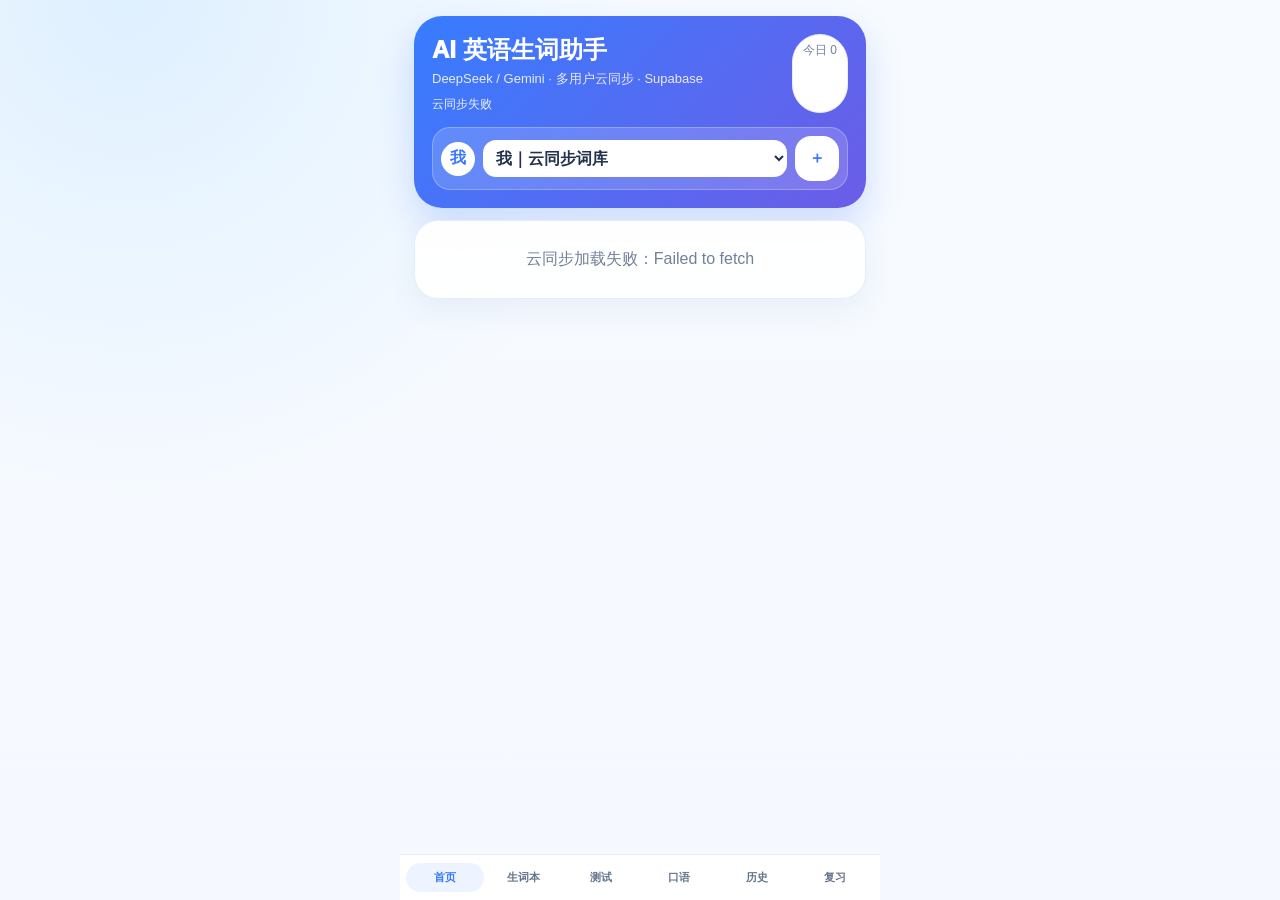
<file: index.html>
<!doctype html>
<html lang="zh-CN">
<head>
  <meta charset="utf-8">
  <meta name="viewport" content="width=device-width,initial-scale=1,viewport-fit=cover">
  <title>AI英语生词学习助手</title>
  <link rel="apple-touch-icon" sizes="180x180" href="apple-touch-icon.png?v=4">
  <link rel="icon" type="image/png" href="apple-touch-icon.png?v=4">
  <link rel="icon" type="image/svg+xml" href="favicon.svg?v=4">
  <meta name="apple-mobile-web-app-capable" content="yes">
  <meta name="apple-mobile-web-app-title" content="英语学习">
  <meta name="theme-color" content="#3977ff">
  <link rel="stylesheet" href="style.css?v=1">
</head>
<body>
  <main class="app">
    <div class="hero">
      <div class="top">
        <div>
          <div class="title">AI 英语生词助手</div>
          <div class="sub">DeepSeek / Gemini · 多用户云同步 · Supabase</div>
          <div class="sync" id="syncState">准备云同步...</div>
        </div>
        <div class="pill" id="due">今日 0</div>
      </div>
      <div class="userbox">
        <div class="avatar" id="avatar">我</div>
        <select id="userSelect" onchange="switchUser(this.value)"></select>
        <button class="ghost" onclick="addUser()" style="flex:0 0 auto;background:#fff">＋</button>
      </div>
    </div>
    <section id="home" class="page"></section>
    <section id="book" class="page hidden"></section>
    <section id="test" class="page hidden"></section>
    <section id="speak" class="page hidden"></section>
    <section id="history" class="page hidden"></section>
    <section id="review" class="page hidden"></section>
  </main>
  <nav class="tabs" id="tabs"></nav>
  <script src="app.js?v=1"></script>
</body>
</html>
</file>
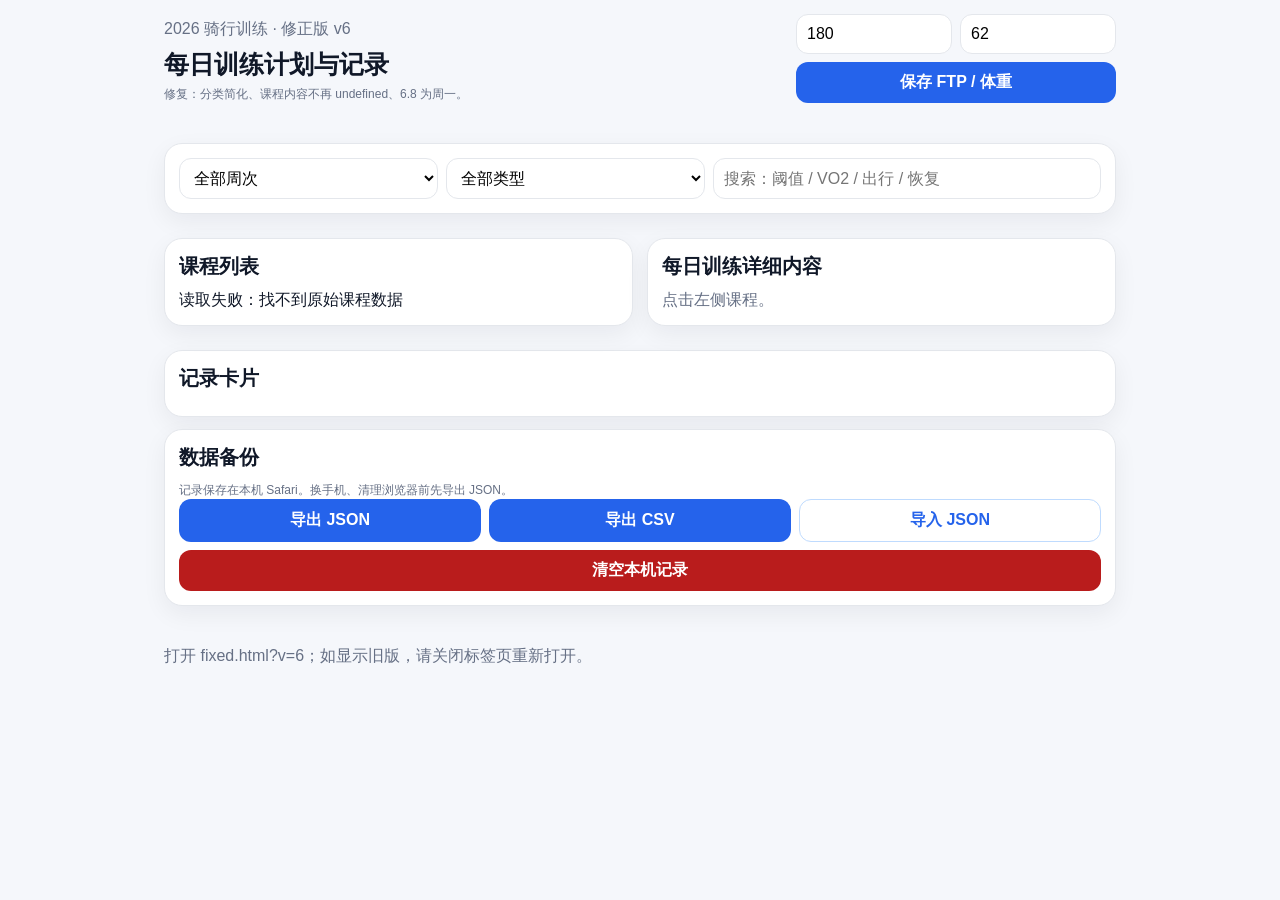
<file: fixed.html>
<!doctype html><html lang="zh-CN"><head><meta charset="utf-8"><meta name="viewport" content="width=device-width,initial-scale=1,viewport-fit=cover"><title>骑行训练修正版</title><style>:root{--bg:#f5f7fb;--card:#fff;--text:#101828;--muted:#667085;--line:#e4e7ec;--blue:#2563eb;--soft:#eff6ff}*{box-sizing:border-box}body{margin:0;background:var(--bg);color:var(--text);font-family:-apple-system,BlinkMacSystemFont,"PingFang SC","Microsoft YaHei",Arial,sans-serif}header,main,footer{max-width:980px;margin:auto;padding:14px}h1{font-size:25px;margin:8px 0 4px}h2{font-size:20px;margin:0 0 10px}.muted{color:var(--muted)}.card{background:var(--card);border:1px solid var(--line);border-radius:18px;box-shadow:0 8px 24px rgba(15,23,42,.06);padding:14px;margin:12px 0}.top{display:flex;justify-content:space-between;gap:12px;align-items:flex-end}.settings{display:grid;grid-template-columns:1fr 1fr;gap:8px;max-width:320px}input,select,textarea,button{font:inherit;font-size:16px;border:1px solid var(--line);border-radius:12px;padding:10px;background:#fff;width:100%}button{background:var(--blue);color:#fff;border:0;font-weight:700}.ghost{background:#fff;color:var(--blue);border:1px solid #bfdbfe}.danger{background:#b91c1c}.filters{display:grid;grid-template-columns:1fr 1fr 1.5fr;gap:8px}.layout{display:grid;grid-template-columns:1fr 1fr;gap:14px}.list{display:grid;gap:10px}.item{background:#fff;border:1px solid var(--line);border-radius:16px;padding:12px}.item.active{outline:3px solid #bfdbfe}.date{font-size:17px;font-weight:800}.line{font-weight:700;margin-top:6px;white-space:pre-wrap}.small{font-size:12px;color:var(--muted);line-height:1.5}.pill{display:inline-block;background:var(--soft);color:#1d4ed8;border-radius:999px;padding:3px 8px;font-size:12px;margin:3px 4px 3px 0}.done{background:#ecfdf3;color:#067647}.detail-section{border:1px solid var(--line);border-radius:14px;padding:12px;margin:10px 0;background:#fafafa}.step{display:grid;grid-template-columns:60px 1fr;gap:8px;margin:8px 0}.step b{color:#475467}.text{white-space:pre-wrap;line-height:1.55}.loggrid{display:grid;grid-template-columns:1fr 1fr;gap:8px}.quick{display:grid;grid-template-columns:repeat(4,1fr);gap:8px;margin:8px 0}.analysis{background:#f8fafc;border:1px solid var(--line);border-radius:14px;padding:10px;margin:10px 0;line-height:1.55}.records{display:grid;gap:10px}.record{border:1px solid var(--line);border-radius:14px;padding:12px;background:#fff}.tools{display:grid;grid-template-columns:1fr 1fr 1fr;gap:8px}.hide{display:none}@media(max-width:760px){header,main,footer{padding:12px}.top{display:block}.settings{max-width:none;margin-top:10px}.filters{grid-template-columns:1fr 1fr}.filters input{grid-column:1/3}.layout{grid-template-columns:1fr}.loggrid{grid-template-columns:1fr 1fr}.tools{grid-template-columns:1fr}.quick button{padding:9px 4px}}</style></head><body><header><div class="top"><div><div class="muted">2026 骑行训练 · 修正版 v6</div><h1>每日训练计划与记录</h1><div class="small">修复：分类简化、课程内容不再 undefined、6.8 为周一。</div></div><div class="settings"><input id="ftp" type="number" inputmode="numeric" placeholder="FTP" value="180"><input id="kg" type="number" inputmode="decimal" step="0.1" placeholder="体重" value="62"><button style="grid-column:1/3" onclick="saveSettings()">保存 FTP / 体重</button></div></div></header><main><section class="card"><div class="filters"><select id="weekSel" onchange="renderList()"><option value="all">全部周次</option></select><select id="typeSel" onchange="renderList()"><option value="all">全部类型</option><option>休息/出行</option><option>健身</option><option>阈值/甜点</option><option>VO2/混合</option><option>长有氧</option><option>其他</option></select><input id="search" oninput="renderList()" placeholder="搜索：阈值 / VO2 / 出行 / 恢复"></div></section><section class="layout"><div class="card"><h2>课程列表</h2><div id="list" class="list">读取中...</div></div><div class="card"><h2>每日训练详细内容</h2><div id="detail" class="muted">点击左侧课程。</div></div></section><section class="card"><h2>记录卡片</h2><div id="records" class="records"></div></section><section class="card"><h2>数据备份</h2><div class="small">记录保存在本机 Safari。换手机、清理浏览器前先导出 JSON。</div><div class="tools"><button onclick="exportJSON()">导出 JSON</button><button onclick="exportCSV()">导出 CSV</button><button class="ghost" onclick="importFile.click()">导入 JSON</button></div><input id="importFile" class="hide" type="file" accept="application/json" onchange="importJSON(event)"><button class="danger" style="margin-top:8px" onclick="clearLogs()">清空本机记录</button></section></main><footer class="muted">打开 fixed.html?v=6；如显示旧版，请关闭标签页重新打开。</footer><script>let settings=JSON.parse(localStorage.ct_settings||'{"ftp":180,"kg":62}'),logs=JSON.parse(localStorage.ct_logs||'{}'),plan=[],selected=null;ftp.value=settings.ftp;kg.value=settings.kg;const WDS={'周一':0,'周二':1,'周三':2,'周四':3,'周五':4,'周六':5,'周日':6};function cat(t){t=t||'';if(/休息|出行|无法/.test(t))return'休息/出行';if(/健身/.test(t))return'健身';if(/VO2|高强|变速|混合|密度/.test(t))return'VO2/混合';if(/长有氧|耐力|恢复耐力|减量长有氧/.test(t))return'长有氧';if(/阈值|甜点|稳态|开腿|测试|基准/.test(t))return'阈值/甜点';return'其他'}function esc(s){return String(s??'').replace(/[&<>]/g,m=>({'&':'&amp;','<':'&lt;','>':'&gt;'}[m]))}function weekNum(s){return +(String(s||'').replace(/[^0-9]/g,'')||0)}function rowStart(x){return /^\s*(快速恢复期|Build\s*\d+|夏季|秋季|年末|20\d{2}-\d{2}-\d{2})\t/.test(x)}function rebuildRows(raw){let lines=raw.replace(/\r/g,'').split('\n'),rows=[],cur='';for(const line of lines){if(rowStart(line)){if(cur)rows.push(cur);cur=line}else if(cur){cur+='\n'+line}}if(cur)rows.push(cur);return rows}function parseRaw(raw){let rows=rebuildRows(raw),out=[],base=new Date(Date.UTC(2026,3,20));for(const r of rows){let a=r.split('\t');if(a.length<8)continue;let phase=a[0],week=weekNum(a[1]),weekday=a[2],type=a[3];if(!week||!WDS.hasOwnProperty(weekday))continue;let date=new Date(base.getTime()+((week-1)*7+WDS[weekday])*86400000).toISOString().slice(0,10);let key=week+'-'+weekday;if(out.some(x=>x.key===key))continue;out.push({key,id:'w'+week+weekday,date,week,weekday,phase,type,cat:cat(type),warm:a[4]||'-',main:a[5]||'-',cool:a[6]||'-',duration:a[7]||'-',note:a[8]||'',ftp:a[9]||''})}return out}function genFuture(){const base=new Date(Date.UTC(2026,3,20));let arr=[];['周一','周二','周三','周四','周五','周六','周日'].forEach(()=>{});for(let w=14;w<=37;w++){for(const wd of Object.keys(WDS)){let i=WDS[wd],date=new Date(base.getTime()+((w-1)*7+i)*86400000).toISOString().slice(0,10),phase=w<=21?'Build 3 / 200W专项':w<=29?'夏季维持':w<=35?'秋季再提升':'年末恢复';let type='休息',warm='-',main='-',cool='-',duration='-',note='固定恢复';if(wd==='周三'){type='健身';warm='动态热身 8-10m';main='维持型力量：深蹲/分腿蹲/臀桥/核心，2-3组，不力竭';cool='拉伸放松';duration='约40-50m';note='不影响周四'}else if(wd==='周二'){type='阈值/甜点';warm='15m ramp 45-80%';main=w%4===1?'3x\n• 8m 90-92%\n• 5m 50%':'4x\n• 10m 92-96%\n• 5m 50%';cool='10m ramp 50-30%';duration='约60-80m';note='周二关键课'}else if(wd==='周四'){type='稳态甜点';warm='12m ramp 45-75%';main=w%4===1?'60m 65-72%':'2-3x\n• 25m 88-90%\n• 6m 40-50%';cool='8-10m easy';duration='约75-110m';note='稳定心率'}else if(wd==='周六'){type='VO2 / 混合';warm='12-15m ramp 45-85%';main=w%4===1?'45-60m Z2 60-70%':'5x\n• 3m 108-112%\n• 3m 55-60%';cool='10m easy';duration='约60-75m';note='状态差可降为Z2'}else if(wd==='周日'){type='长有氧';warm='10-15m 45-70%';main=w%4===1?'75-90m 65-72%':'120-180m 70-73%';cool='10m 60-30%';duration='约95-200m';note='长Z2，关注补给和心率解耦'}arr.push({key:w+'-'+wd,id:'g'+w+wd,date,week:w,weekday:wd,phase,type,cat:cat(type),warm,main,cool,duration,note,ftp:''})}}return arr}async function init(){try{let html=await fetch('index.html?rawsrc='+Date.now()).then(r=>r.text());let m=html.match(/const RAW=`([\s\S]*?)`;\nconst DOW/);if(!m)throw Error('找不到原始课程数据');plan=parseRaw(m[1]).concat(genFuture());for(let i=1;i<=37;i++)weekSel.innerHTML+=`<option value="${i}">第${i}周</option>`;weekSel.value='8';renderList();let s=plan.find(x=>x.date==='2026-06-08');if(s)select(s.id)}catch(e){list.textContent='读取失败：'+e.message}}function pctToWatts(text){let f=+settings.ftp||180;return String(text??'-').replace(/(\d+)(?:-(\d+))?%/g,(m,a,b)=>b?`${m}（${Math.round(f*a/100)}-${Math.round(f*b/100)}W）`:`${m}（${Math.round(f*a/100)}W）`)}function renderList(){let w=weekSel.value,t=typeSel.value,q=search.value.trim();list.innerHTML='';plan.filter(s=>(w==='all'||s.week==w)&&(t==='all'||s.cat===t)&&(!q||JSON.stringify(s).includes(q))).forEach(s=>{let l=logs[s.id],d=document.createElement('div');d.className='item'+(selected&&selected.id===s.id?' active':'');d.onclick=()=>select(s.id);let first=(s.main&&s.main!=='-'?s.main:s.note||'').split('\n').slice(0,2).join('\n');d.innerHTML=`<div class="date">${s.date} ${s.weekday}</div><span class="pill">第${s.week}周</span><span class="pill">${esc(s.cat)}</span><span class="pill">${esc(s.type)}</span>${l?'<span class="pill done">已记录</span>':''}<div class="line">${esc(first||'-')}</div><div class="small">${esc(s.phase)}｜${esc(s.duration)}</div>`;list.appendChild(d)});renderRecords()}function block(a,b){return `<div class="step"><b>${a}</b><div class="text">${esc(pctToWatts(b||'-'))}</div></div>`}function select(id){selected=plan.find(x=>x.id===id);let l=logs[id]||{};detail.innerHTML=`<div class="date">${selected.date} ${selected.weekday}</div><span class="pill">第${selected.week}周</span><span class="pill">${esc(selected.phase)}</span><span class="pill">${esc(selected.type)}</span>${selected.ftp?`<span class="pill">建议FTP ${selected.ftp}W</span>`:''}<div class="detail-section">${block('热身',selected.warm)}${block('主课',selected.main)}${block('放松',selected.cool)}${block('备注',selected.note)}<div class="small">预计时长：${esc(selected.duration)}</div></div><form onsubmit="saveLog(event)"><div class="quick"><button type="button" class="ghost" onclick="setComp(60)">60%</button><button type="button" class="ghost" onclick="setComp(80)">80%</button><button type="button" class="ghost" onclick="setComp(100)">100%</button><button type="button" class="ghost" onclick="setComp(110)">超额</button></div><div class="loggrid"><input name="ap" placeholder="AP 平均功率" inputmode="numeric" value="${l.ap||''}"><input name="np" placeholder="NP 标准化功率" inputmode="numeric" value="${l.np||''}"><input name="hr" placeholder="平均心率" inputmode="numeric" value="${l.hr||''}"><input name="maxhr" placeholder="最高心率" inputmode="numeric" value="${l.maxhr||''}"><input name="min" placeholder="时长 分钟" inputmode="decimal" value="${l.min||''}"><input name="dist" placeholder="距离 km" inputmode="decimal" value="${l.dist||''}"><input name="rpe" placeholder="RPE 1-10" inputmode="decimal" value="${l.rpe||''}"><input name="comp" placeholder="完成度 %" inputmode="numeric" value="${l.comp||''}"></div><textarea name="note" rows="3" placeholder="腿感、心率、睡眠、补给、天气">${l.note||''}</textarea><div id="ana" class="analysis">填写 NP/AP/时长后自动分析。</div><button>保存记录卡片</button></form>`;detail.querySelector('form').oninput=calc;calc();renderList()}function setComp(v){detail.querySelector('[name=comp]').value=v;calc()}function calc(){let f=detail.querySelector('form');if(!f)return;let np=+f.np.value,ap=+f.ap.value,min=+f.min.value,rpe=+f.rpe.value,comp=+f.comp.value,ftpv=+settings.ftp||180;let txt=[];if(np)txt.push('IF '+(np/ftpv).toFixed(2));if(np&&min)txt.push('TSS≈'+Math.round(min*Math.pow(np/ftpv,2)*100/60));if(ap&&min)txt.push('kJ≈'+Math.round(ap*min*60/1000));if(np&&ap)txt.push('VI '+(np/ap).toFixed(2));let adv=comp>=90&&rpe&&rpe<=7?'完成质量好，可继续按计划。':((comp&&comp<75)||rpe>=8?'压力偏高，下一课建议降级或缩短。':'记录后结合体感判断下一课。');ana.textContent=(txt.length?txt.join('｜')+'。':'')+adv}function saveLog(e){e.preventDefault();let f=e.target;logs[selected.id]={date:selected.date,week:selected.week,weekday:selected.weekday,type:selected.type,ap:f.ap.value,np:f.np.value,hr:f.hr.value,maxhr:f.maxhr.value,min:f.min.value,dist:f.dist.value,rpe:f.rpe.value,comp:f.comp.value,note:f.note.value,ts:new Date().toISOString()};localStorage.ct_logs=JSON.stringify(logs);renderList();select(selected.id)}function renderRecords(){let arr=Object.entries(logs).reverse();records.innerHTML=arr.length?'':'暂无训练记录';arr.forEach(([id,l])=>{let d=document.createElement('div');d.className='record';d.innerHTML=`<b>${l.date} ${l.weekday}｜第${l.week}周｜${esc(l.type)}</b><div>AP ${l.ap||'-'}W / NP ${l.np||'-'}W / HR ${l.hr||'-'} / RPE ${l.rpe||'-'} / 完成度 ${l.comp||'-'}%</div><div class="small">${esc(l.note||'')}</div>`;records.appendChild(d)})}function saveSettings(){settings={ftp:+ftp.value||180,kg:+kg.value||62};localStorage.ct_settings=JSON.stringify(settings);renderList();if(selected)select(selected.id)}function exportJSON(){download('cycling-training-backup.json',JSON.stringify({settings,logs},null,2),'application/json')}function exportCSV(){let rows=['date,weekday,week,type,ap,np,hr,maxhr,min,dist,rpe,completion,note'].concat(Object.values(logs).map(l=>[l.date,l.weekday,l.week,l.type,l.ap,l.np,l.hr,l.maxhr,l.min,l.dist,l.rpe,l.comp,'"'+String(l.note||'').replaceAll('"','""')+'"'].join(',')));download('cycling-training-records.csv',rows.join('\n'),'text/csv')}function download(n,t,type){let a=document.createElement('a');a.href=URL.createObjectURL(new Blob([t],{type}));a.download=n;a.click()}function importJSON(e){let file=e.target.files[0];if(!file)return;let r=new FileReader();r.onload=()=>{try{let data=JSON.parse(r.result);if(data.settings)settings=data.settings;if(data.logs)logs=data.logs;localStorage.ct_settings=JSON.stringify(settings);localStorage.ct_logs=JSON.stringify(logs);location.reload()}catch(err){alert('导入失败')}};r.readAsText(file)}function clearLogs(){if(confirm('确认清空本机记录？')){logs={};localStorage.ct_logs='{}';renderList()}}init();</script></body></html>
</file>
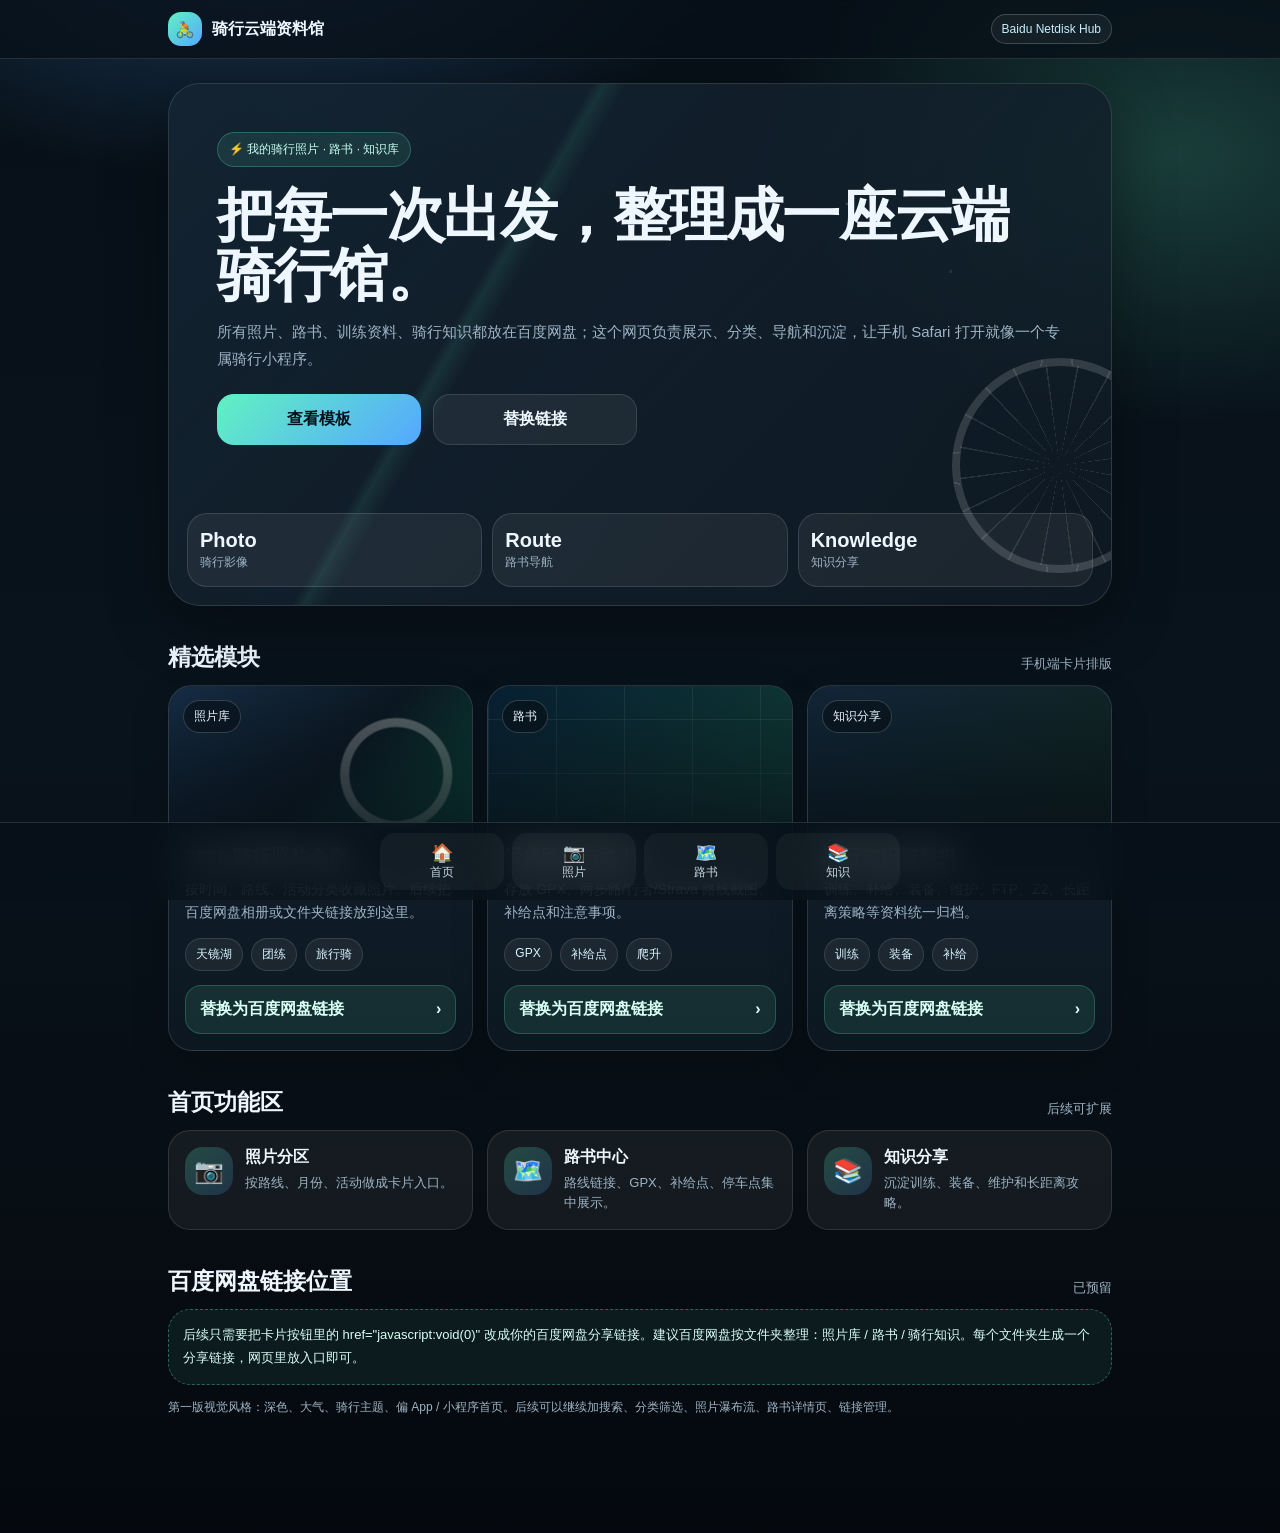
<file: photo-cycling-hub.html>
<!doctype html>
<html lang="zh-CN">
<head>
<meta charset="utf-8">
<meta name="viewport" content="width=device-width,initial-scale=1,viewport-fit=cover">
<title>骑行云端资料馆</title>
<style>
:root{--bg:#071018;--card:#101b25;--text:#eef7ff;--muted:#9eb3c4;--line:rgba(255,255,255,.12);--a:#61f2c2;--b:#55a7ff;--gold:#ffd166;--r:24px}*{box-sizing:border-box}html{scroll-behavior:smooth}body{margin:0;font-family:-apple-system,BlinkMacSystemFont,"Segoe UI","PingFang SC",sans-serif;background:radial-gradient(900px 520px at 20% -8%,rgba(85,167,255,.32),transparent 58%),radial-gradient(820px 520px at 92% 10%,rgba(97,242,194,.2),transparent 52%),linear-gradient(180deg,#071018,#09131c 48%,#05090e);color:var(--text);padding-bottom:86px}.wrap{max-width:980px;margin:auto;padding:0 18px}a{color:inherit;text-decoration:none}.top{position:sticky;top:0;z-index:5;background:rgba(7,16,24,.74);backdrop-filter:blur(18px);border-bottom:1px solid var(--line)}.nav{height:58px;display:flex;align-items:center;justify-content:space-between}.brand{display:flex;gap:10px;align-items:center;font-weight:900}.logo{width:34px;height:34px;border-radius:13px;background:linear-gradient(135deg,var(--a),var(--b));display:grid;place-items:center;color:#031018}.pill{font-size:12px;color:#c7eeff;border:1px solid rgba(199,238,255,.22);padding:7px 10px;border-radius:999px;background:rgba(255,255,255,.05)}.hero{padding:24px 0 18px}.heroCard{position:relative;overflow:hidden;border:1px solid var(--line);border-radius:32px;min-height:430px;background:linear-gradient(135deg,rgba(20,36,50,.95),rgba(16,27,37,.72));box-shadow:0 18px 60px rgba(0,0,0,.35)}.heroCard:before{content:"";position:absolute;inset:0;opacity:.5;background:linear-gradient(120deg,transparent 0 34%,rgba(97,242,194,.18) 35%,transparent 37%),radial-gradient(circle at 72% 23%,rgba(255,255,255,.34) 0 1px,transparent 2px),radial-gradient(circle at 83% 36%,rgba(255,255,255,.2) 0 1px,transparent 2px)}.wheel{position:absolute;width:215px;height:215px;border:8px solid rgba(255,255,255,.15);border-radius:50%;right:-56px;bottom:32px;background:repeating-conic-gradient(from 10deg,rgba(255,255,255,.1) 0 1deg,transparent 1deg 18deg)}.heroText{position:relative;padding:34px 24px 22px}.kicker{display:inline-flex;color:#c7fff0;background:rgba(97,242,194,.1);border:1px solid rgba(97,242,194,.25);font-size:12px;padding:8px 11px;border-radius:99px}.hero h1{font-size:42px;line-height:1.04;margin:18px 0 12px;letter-spacing:-1.5px}.hero p{color:var(--muted);font-size:15px;line-height:1.8;margin:0}.actions{display:grid;grid-template-columns:1fr 1fr;gap:12px;margin-top:22px}.btn{display:flex;justify-content:center;align-items:center;border-radius:17px;padding:14px 12px;font-weight:900;border:1px solid var(--line);background:rgba(255,255,255,.06)}.primary{background:linear-gradient(135deg,var(--a),var(--b));color:#031018;border:0}.stats{position:relative;display:grid;grid-template-columns:repeat(3,1fr);gap:10px;margin:20px 18px 18px}.stat{padding:15px 12px;border-radius:20px;background:rgba(255,255,255,.06);border:1px solid var(--line)}.stat b{font-size:20px;display:block}.stat span{color:var(--muted);font-size:12px}.section{padding:18px 0}.title{display:flex;justify-content:space-between;align-items:end;margin-bottom:12px}.title h2{margin:0;font-size:23px}.title small{color:var(--muted)}.grid{display:grid;grid-template-columns:1fr;gap:14px}.card{border:1px solid var(--line);background:linear-gradient(180deg,rgba(20,36,50,.92),rgba(13,24,34,.92));border-radius:var(--r);overflow:hidden;box-shadow:0 14px 38px rgba(0,0,0,.18)}.cover{height:142px;position:relative;background:linear-gradient(135deg,rgba(85,167,255,.35),rgba(97,242,194,.16)),linear-gradient(45deg,#162635,#0c1822)}.cover.photo{background:linear-gradient(rgba(7,16,24,.1),rgba(7,16,24,.72)),radial-gradient(circle at 75% 62%,transparent 0 46px,rgba(255,255,255,.35) 48px 55px,transparent 57px),linear-gradient(135deg,#17304a,#0c1822 55%,#0a513f)}.cover.route{background:linear-gradient(rgba(7,16,24,.05),rgba(7,16,24,.74)),repeating-linear-gradient(0deg,rgba(255,255,255,.08) 0 1px,transparent 1px 54px),repeating-linear-gradient(90deg,rgba(255,255,255,.08) 0 1px,transparent 1px 68px),linear-gradient(135deg,#072034,#114035)}.cover.know{background:linear-gradient(rgba(7,16,24,.05),rgba(7,16,24,.78)),linear-gradient(135deg,#12263a,#10251f)}.tag{position:absolute;left:14px;top:14px;font-size:12px;padding:7px 10px;border-radius:99px;background:rgba(7,16,24,.62);border:1px solid rgba(255,255,255,.18);backdrop-filter:blur(10px)}.body{padding:16px}.body h3{margin:0 0 8px;font-size:19px}.body p{margin:0;color:var(--muted);font-size:14px;line-height:1.65}.meta{display:flex;gap:8px;flex-wrap:wrap;margin-top:14px}.chip{font-size:12px;color:#d9f4ff;background:rgba(255,255,255,.06);border:1px solid var(--line);border-radius:99px;padding:7px 10px}.linkBtn{margin-top:14px;display:flex;justify-content:space-between;align-items:center;padding:13px 14px;border-radius:16px;background:rgba(97,242,194,.10);border:1px solid rgba(97,242,194,.22);color:#d9fff5;font-weight:900}.feature{display:grid;grid-template-columns:48px 1fr;gap:12px;padding:16px;border-radius:22px;background:rgba(255,255,255,.055);border:1px solid var(--line);margin-bottom:12px}.icon{width:48px;height:48px;border-radius:18px;display:grid;place-items:center;background:linear-gradient(135deg,rgba(97,242,194,.22),rgba(85,167,255,.18));font-size:24px}.feature h3{margin:0 0 5px;font-size:16px}.feature p{margin:0;color:var(--muted);font-size:13px;line-height:1.55}.edit{border:1px dashed rgba(97,242,194,.35);background:rgba(97,242,194,.07);border-radius:22px;padding:14px;color:#d9fff5;font-size:13px;line-height:1.75}.note{color:var(--muted);font-size:12px;line-height:1.7}.bottom{position:fixed;left:0;right:0;bottom:0;z-index:10;padding:10px 14px calc(10px + env(safe-area-inset-bottom));background:rgba(7,16,24,.75);backdrop-filter:blur(18px);border-top:1px solid var(--line)}.tabs{max-width:520px;margin:auto;display:grid;grid-template-columns:repeat(4,1fr);gap:8px}.tabs a{text-align:center;color:#c6d7e4;font-size:12px;padding:9px 4px;border-radius:15px;background:rgba(255,255,255,.04)}.tabs b{display:block;font-size:18px}@media(min-width:760px){.grid{grid-template-columns:repeat(3,1fr)}.features{display:grid;grid-template-columns:repeat(3,1fr);gap:14px}.feature{margin:0}.hero h1{font-size:58px}.heroText{padding:48px}.actions{max-width:420px}}@media(max-width:380px){.hero h1{font-size:36px}.actions{grid-template-columns:1fr}.stats{grid-template-columns:1fr 1fr}.stat:last-child{grid-column:1/3}}
</style>
</head>
<body>
<header class="top"><div class="wrap nav"><div class="brand"><div class="logo">🚴</div><span>骑行云端资料馆</span></div><div class="pill">Baidu Netdisk Hub</div></div></header>
<main class="wrap">
<section class="hero" id="home"><div class="heroCard"><div class="wheel"></div><div class="heroText"><div class="kicker">⚡ 我的骑行照片 · 路书 · 知识库</div><h1>把每一次出发，整理成一座云端骑行馆。</h1><p>所有照片、路书、训练资料、骑行知识都放在百度网盘；这个网页负责展示、分类、导航和沉淀，让手机 Safari 打开就像一个专属骑行小程序。</p><div class="actions"><a class="btn primary" href="#photos">查看模板</a><a class="btn" href="#edit">替换链接</a></div></div><div class="stats"><div class="stat"><b>Photo</b><span>骑行影像</span></div><div class="stat"><b>Route</b><span>路书导航</span></div><div class="stat"><b>Knowledge</b><span>知识分享</span></div></div></div></section>
<section class="section" id="photos"><div class="title"><h2>精选模块</h2><small>手机端卡片排版</small></div><div class="grid"><article class="card"><div class="cover photo"><span class="tag">照片库</span></div><div class="body"><h3>2026 骑行照片合集</h3><p>按时间、路线、活动分类收藏照片。后续把百度网盘相册或文件夹链接放到这里。</p><div class="meta"><span class="chip">天镜湖</span><span class="chip">团练</span><span class="chip">旅行骑</span></div><a class="linkBtn" href="javascript:void(0)">替换为百度网盘链接 <span>›</span></a></div></article><article class="card" id="routes"><div class="cover route"><span class="tag">路书</span></div><div class="body"><h3>经典路线与路书</h3><p>存放 GPX、两步路/行者/Strava 路线截图、补给点和注意事项。</p><div class="meta"><span class="chip">GPX</span><span class="chip">补给点</span><span class="chip">爬升</span></div><a class="linkBtn" href="javascript:void(0)">替换为百度网盘链接 <span>›</span></a></div></article><article class="card" id="knowledge"><div class="cover know"><span class="tag">知识分享</span></div><div class="body"><h3>骑行知识资料夹</h3><p>训练、补给、装备、维护、FTP、Z2、长距离策略等资料统一归档。</p><div class="meta"><span class="chip">训练</span><span class="chip">装备</span><span class="chip">补给</span></div><a class="linkBtn" href="javascript:void(0)">替换为百度网盘链接 <span>›</span></a></div></article></div></section>
<section class="section"><div class="title"><h2>首页功能区</h2><small>后续可扩展</small></div><div class="features"><div class="feature"><div class="icon">📷</div><div><h3>照片分区</h3><p>按路线、月份、活动做成卡片入口。</p></div></div><div class="feature"><div class="icon">🗺️</div><div><h3>路书中心</h3><p>路线链接、GPX、补给点、停车点集中展示。</p></div></div><div class="feature"><div class="icon">📚</div><div><h3>知识分享</h3><p>沉淀训练、装备、维护和长距离攻略。</p></div></div></div></section>
<section class="section" id="edit"><div class="title"><h2>百度网盘链接位置</h2><small>已预留</small></div><div class="edit">后续只需要把卡片按钮里的 href="javascript:void(0)" 改成你的百度网盘分享链接。建议百度网盘按文件夹整理：照片库 / 路书 / 骑行知识。每个文件夹生成一个分享链接，网页里放入口即可。</div><p class="note">第一版视觉风格：深色、大气、骑行主题、偏 App / 小程序首页。后续可以继续加搜索、分类筛选、照片瀑布流、路书详情页、链接管理。</p></section>
</main>
<nav class="bottom"><div class="tabs"><a href="#home"><b>🏠</b>首页</a><a href="#photos"><b>📷</b>照片</a><a href="#routes"><b>🗺️</b>路书</a><a href="#knowledge"><b>📚</b>知识</a></div></nav>
</body></html>
</file>
<file: style.css>
:root{--ink:#12213a;--muted:#72809a;--p:#3977ff;--p2:#6c5ce7;--soft:#edf4ff;--line:#e5edf7}*{box-sizing:border-box}body{margin:0;font-family:-apple-system,BlinkMacSystemFont,"Segoe UI","PingFang SC",sans-serif;background:radial-gradient(circle at 10% 0,#dff0ff,transparent 35%),linear-gradient(180deg,#f7fbff,#f5f8ff);color:var(--ink)}button,textarea,select{font:inherit}button{border:0;border-radius:16px;padding:12px 14px;background:linear-gradient(135deg,var(--p),var(--p2));color:#fff;font-weight:800;box-shadow:0 8px 18px rgba(57,119,255,.16)}button.ghost{background:var(--soft);color:var(--p);box-shadow:none}button.light{background:#f1f5f9;color:#334155;box-shadow:none}.app{max-width:480px;margin:auto;min-height:100vh;padding:16px 14px 92px}.hero{background:linear-gradient(135deg,#377dff,#6c5ce7);color:white;border-radius:28px;padding:18px;margin-bottom:12px;box-shadow:0 16px 35px rgba(57,119,255,.22)}.top{display:flex;justify-content:space-between;gap:12px}.title{font-size:24px;font-weight:950}.sub{font-size:13px;opacity:.86;margin-top:4px}.userbox{margin-top:14px;display:flex;gap:8px;align-items:center;background:rgba(255,255,255,.16);border:1px solid rgba(255,255,255,.26);border-radius:18px;padding:8px}.avatar{width:34px;height:34px;border-radius:50%;display:grid;place-items:center;background:#fff;color:var(--p);font-weight:900}.userbox select{flex:1;border:0;background:#fff;color:#23314d;border-radius:13px;padding:9px;font-weight:800}.pill,.tag{border-radius:999px;background:#fff;border:1px solid var(--line);padding:7px 10px;font-size:12px;color:var(--muted)}.tag{background:#eef6ff;color:#2563eb;font-weight:800}.card{background:rgba(255,255,255,.95);border:1px solid var(--line);box-shadow:0 10px 30px rgba(44,88,160,.07);border-radius:24px;padding:16px;margin:12px 0}.card h2{margin:0 0 12px;font-size:18px}.input{width:100%;border:1px solid var(--line);border-radius:18px;padding:14px;background:#fbfdff;outline:none}.textarea{min-height:104px}.actions{display:flex;gap:10px;margin-top:10px}.actions>*{flex:1}.result{margin-top:12px;padding:12px;border-radius:18px;background:#f8fbff;line-height:1.6;border:1px solid var(--line)}.tabs{position:fixed;bottom:0;left:50%;transform:translateX(-50%);width:100%;max-width:480px;background:rgba(255,255,255,.96);backdrop-filter:blur(14px);border-top:1px solid var(--line);display:grid;grid-template-columns:repeat(6,1fr);padding:8px 6px calc(8px + env(safe-area-inset-bottom));z-index:9}.tab{background:transparent;color:#64748b;padding:7px 2px;font-size:11px;box-shadow:none}.tab.active{background:var(--soft);color:var(--p)}.hidden{display:none}.statgrid{display:grid;grid-template-columns:repeat(3,1fr);gap:10px}.stat{text-align:center;background:white;border:1px solid var(--line);border-radius:20px;padding:12px}.num{font-size:22px;font-weight:950}.muted{color:var(--muted);font-size:13px}.word{display:flex;justify-content:space-between;gap:8px}.word h3{margin:0;font-size:20px}.examples{padding-left:18px}.chip{white-space:nowrap;border:1px solid var(--line);background:#fff;color:#475569;border-radius:999px;padding:8px 11px;box-shadow:none}.chip.active{background:var(--p);color:white}.filters{display:flex;gap:8px;overflow:auto;padding-bottom:2px}.test-option{width:100%;text-align:left;background:#f8fafc;color:#334155;border:1px solid var(--line);margin:7px 0;box-shadow:none}.ok{background:#dcfce7!important;color:#166534!important}.bad{background:#ffe4e6!important;color:#be123c!important}.empty{text-align:center;color:var(--muted);padding:28px 8px}.sync{font-size:12px;opacity:.9;margin-top:8px}
</file>
